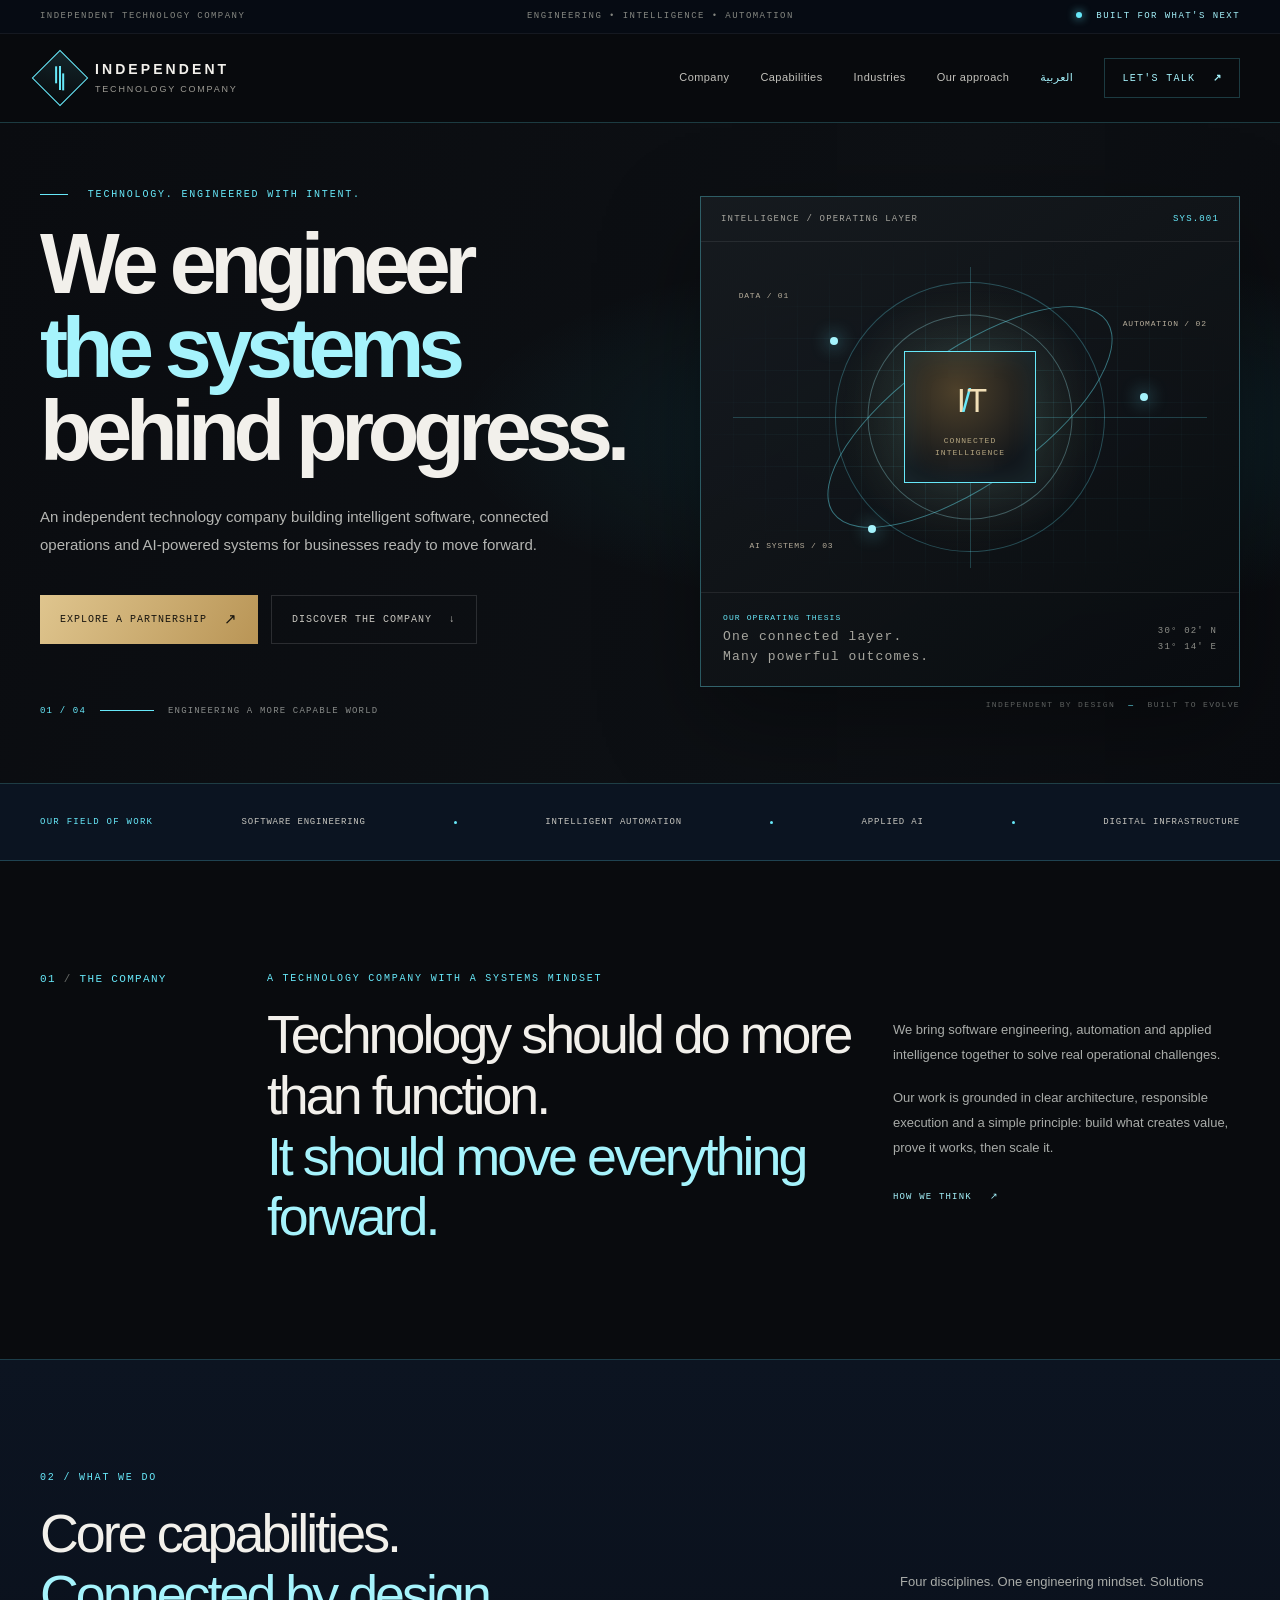
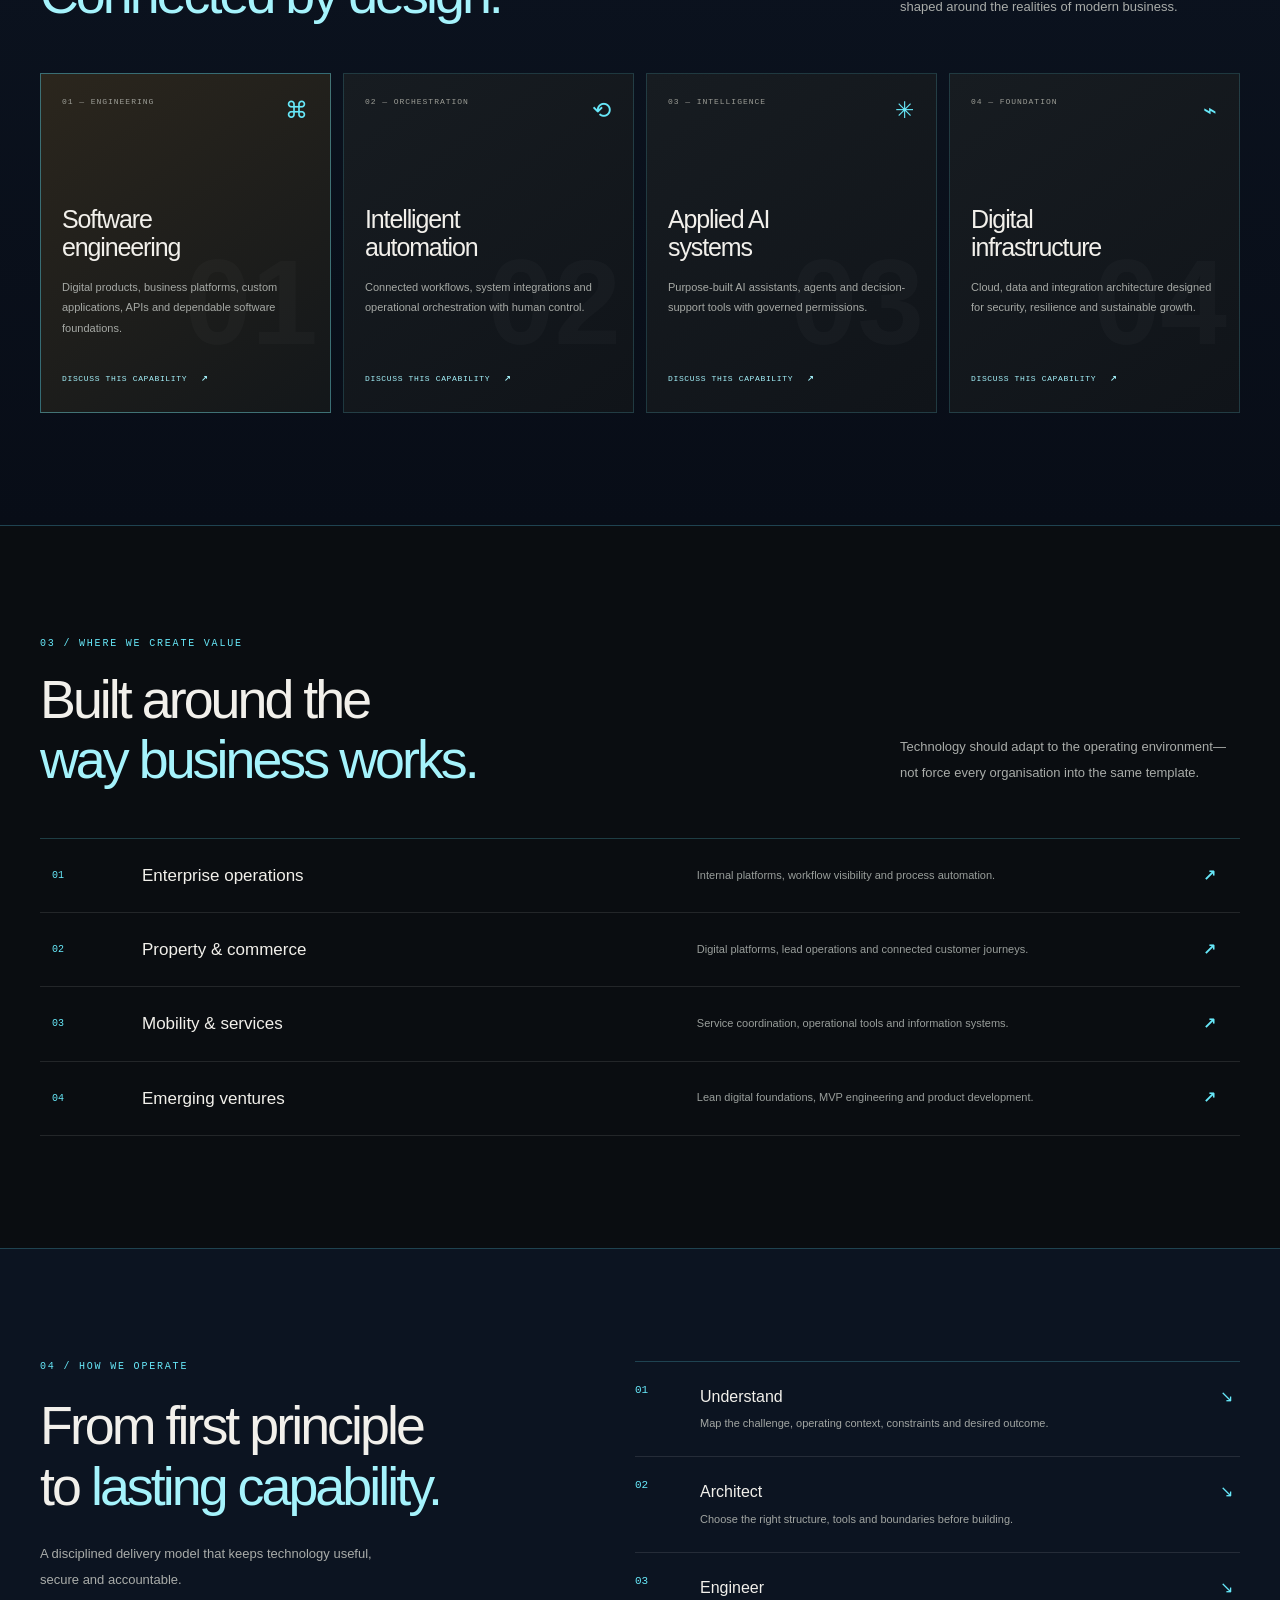
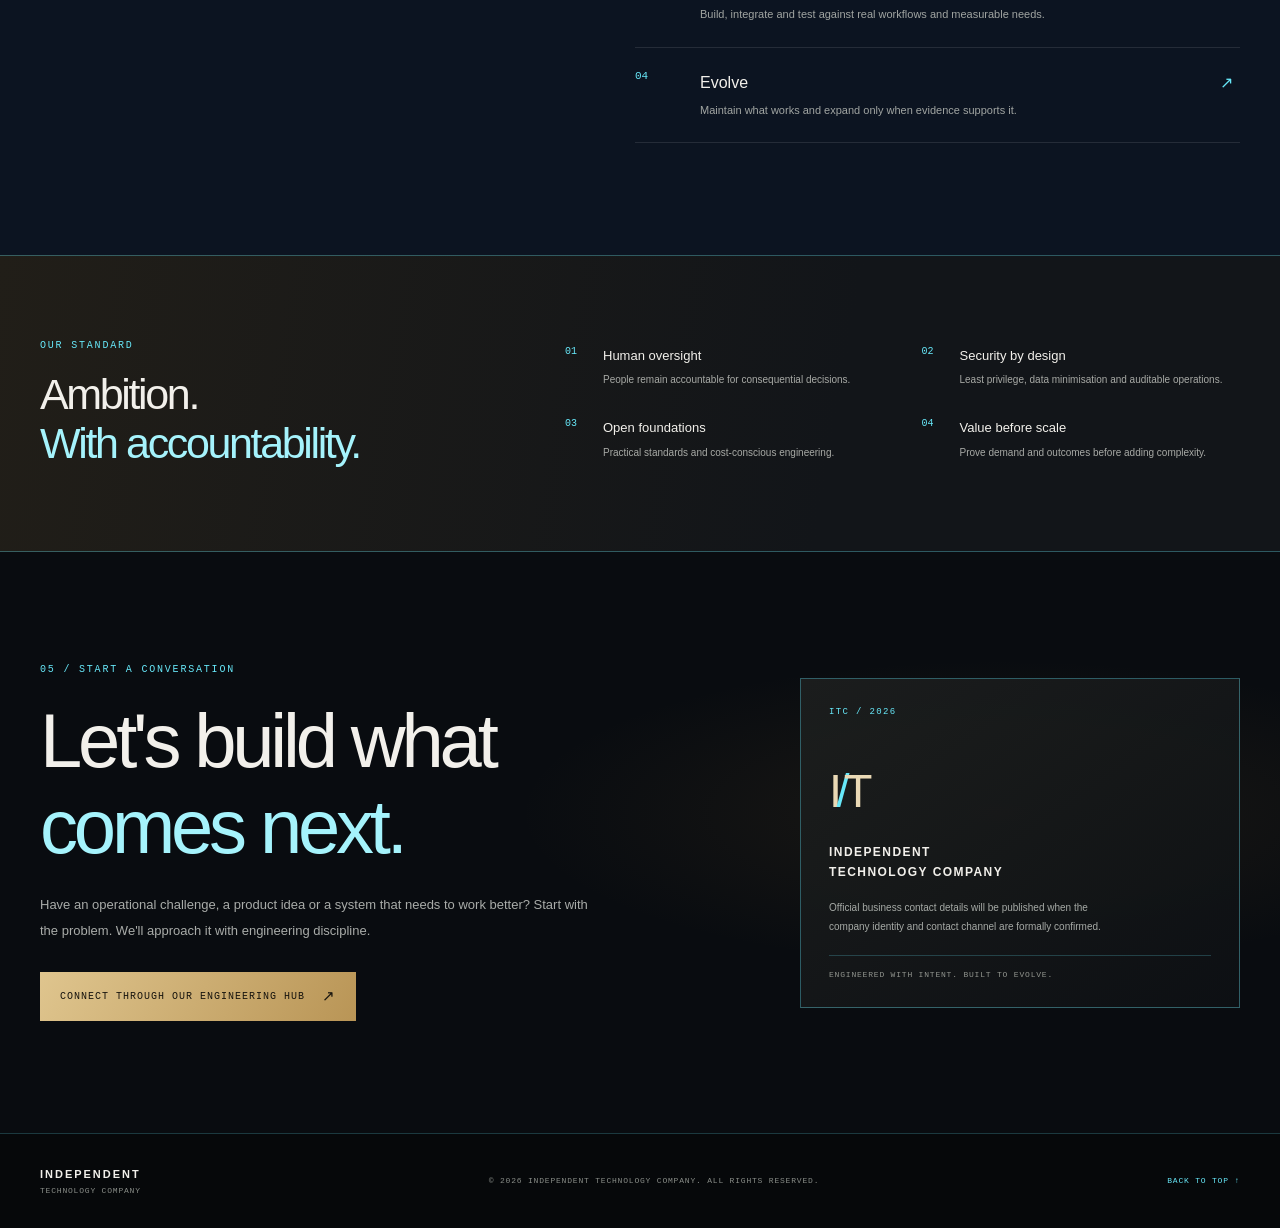
<file: web/index.html>
<!doctype html>
<html lang="en" dir="ltr">
<head>
<meta charset="utf-8"><meta name="viewport" content="width=device-width, initial-scale=1">
<meta name="description" content="An independent technology company engineering intelligent software, automation and digital operating systems.">
<meta name="theme-color" content="#080d17">
<link rel="canonical" href="https://autonomous-tech-company.pages.dev/">
<link rel="alternate" hreflang="en" href="https://autonomous-tech-company.pages.dev/"><link rel="alternate" hreflang="ar" href="https://autonomous-tech-company.pages.dev/ar/"><link rel="alternate" hreflang="x-default" href="https://autonomous-tech-company.pages.dev/">
<meta property="og:type" content="website"><meta property="og:title" content="Independent Technology Company"><meta property="og:description" content="Engineering intelligent software, automation and digital operating systems."><meta property="og:url" content="https://autonomous-tech-company.pages.dev/"><meta name="twitter:card" content="summary_large_image">
<title>Independent Technology Company | Engineering Intelligent Systems</title><link rel="icon" href="favicon.svg" type="image/svg+xml"><link rel="stylesheet" href="styles.css">
</head>
<body>
<div class="topline"><div class="container topline-inner"><span>INDEPENDENT TECHNOLOGY COMPANY</span><span>ENGINEERING • INTELLIGENCE • AUTOMATION</span><span class="topline-status"><i></i> BUILT FOR WHAT'S NEXT</span></div></div>
<header class="site-header"><div class="container header-inner">
<a class="identity" href="#home" aria-label="Company home"><span class="identity-mark"><i></i><i></i><i></i></span><span class="identity-copy"><strong>INDEPENDENT</strong><small>TECHNOLOGY COMPANY</small></span></a>
<button class="menu-toggle" aria-label="Open navigation" aria-expanded="false" aria-controls="primary-nav"><span></span><span></span></button>
<nav id="primary-nav" class="primary-nav"><a href="#company">Company</a><a href="#capabilities">Capabilities</a><a href="#industries">Industries</a><a href="#approach">Our approach</a><a class="language-switch" href="ar/">العربية</a><a class="nav-contact" href="#contact">LET'S TALK <b>↗</b></a></nav>
</div></header>
<main id="home">
<section class="hero"><div class="container hero-layout">
<div class="hero-copy"><div class="eyebrow"><span class="eyebrow-line"></span> TECHNOLOGY. ENGINEERED WITH INTENT.</div>
<h1>We engineer<br><em>the systems</em><br>behind progress.</h1>
<p class="hero-lead">An independent technology company building intelligent software, connected operations and AI-powered systems for businesses ready to move forward.</p>
<div class="hero-actions"><a class="button button-gold" href="#contact">EXPLORE A PARTNERSHIP <span>↗</span></a><a class="button button-quiet" href="#company">DISCOVER THE COMPANY <span>↓</span></a></div>
<div class="hero-foot"><span>01 / 04</span><span class="hero-foot-line"></span><span>ENGINEERING A MORE CAPABLE WORLD</span></div></div>
<div class="hero-stage"><div class="stage-frame"><div class="stage-top"><span>INTELLIGENCE / OPERATING LAYER</span><span>SYS.001</span></div>
<div class="stage-art"><div class="art-grid"></div><div class="art-axis axis-x"></div><div class="art-axis axis-y"></div><div class="art-orbit orbit-one"></div><div class="art-orbit orbit-two"></div><div class="art-orbit orbit-three"></div><div class="art-core"><div class="core-insignia">I<span>/</span>T</div><small>CONNECTED<br>INTELLIGENCE</small></div><div class="art-point point-one"></div><div class="art-point point-two"></div><div class="art-point point-three"></div><div class="art-label label-one">DATA / 01</div><div class="art-label label-two">AUTOMATION / 02</div><div class="art-label label-three">AI SYSTEMS / 03</div></div>
<div class="stage-bottom"><div><small>OUR OPERATING THESIS</small><strong>One connected layer.<br>Many powerful outcomes.</strong></div><span class="stage-coordinate">30° 02' N<br>31° 14' E</span></div></div><div class="stage-index">INDEPENDENT BY DESIGN <b>—</b> BUILT TO EVOLVE</div></div>
</div></section>
<div class="trust-band"><div class="container trust-inner"><span>OUR FIELD OF WORK</span><b>SOFTWARE ENGINEERING</b><i></i><b>INTELLIGENT AUTOMATION</b><i></i><b>APPLIED AI</b><i></i><b>DIGITAL INFRASTRUCTURE</b></div></div>
<section class="company-section section-space" id="company"><div class="container company-grid"><div class="section-index">01 <span>/</span> THE COMPANY</div><div class="company-statement"><p class="eyebrow">A TECHNOLOGY COMPANY WITH A SYSTEMS MINDSET</p><h2>Technology should do more than function.<br><em>It should move everything forward.</em></h2></div><div class="company-copy"><p>We bring software engineering, automation and applied intelligence together to solve real operational challenges.</p><p>Our work is grounded in clear architecture, responsible execution and a simple principle: build what creates value, prove it works, then scale it.</p><a class="inline-link" href="#approach">HOW WE THINK <span>↗</span></a></div></div></section>
<section class="capabilities-section section-space" id="capabilities"><div class="container"><div class="section-head"><div><p class="eyebrow">02 / WHAT WE DO</p><h2>Core capabilities.<br><em>Connected by design.</em></h2></div><p>Four disciplines. One engineering mindset. Solutions shaped around the realities of modern business.</p></div>
<div class="capability-grid">
<article class="cap-card cap-main"><div class="cap-card-top"><span>01 — ENGINEERING</span><span class="cap-symbol">⌘</span></div><div class="cap-card-body"><h3>Software<br>engineering</h3><p>Digital products, business platforms, custom applications, APIs and dependable software foundations.</p><a href="#contact">DISCUSS THIS CAPABILITY <b>↗</b></a></div><div class="cap-watermark">01</div></article>
<article class="cap-card"><div class="cap-card-top"><span>02 — ORCHESTRATION</span><span class="cap-symbol">⟲</span></div><div class="cap-card-body"><h3>Intelligent<br>automation</h3><p>Connected workflows, system integrations and operational orchestration with human control.</p><a href="#contact">DISCUSS THIS CAPABILITY <b>↗</b></a></div><div class="cap-watermark">02</div></article>
<article class="cap-card"><div class="cap-card-top"><span>03 — INTELLIGENCE</span><span class="cap-symbol">✳</span></div><div class="cap-card-body"><h3>Applied AI<br>systems</h3><p>Purpose-built AI assistants, agents and decision-support tools with governed permissions.</p><a href="#contact">DISCUSS THIS CAPABILITY <b>↗</b></a></div><div class="cap-watermark">03</div></article>
<article class="cap-card"><div class="cap-card-top"><span>04 — FOUNDATION</span><span class="cap-symbol">⌁</span></div><div class="cap-card-body"><h3>Digital<br>infrastructure</h3><p>Cloud, data and integration architecture designed for security, resilience and sustainable growth.</p><a href="#contact">DISCUSS THIS CAPABILITY <b>↗</b></a></div><div class="cap-watermark">04</div></article>
</div></div></section>
<section class="industries-section section-space" id="industries"><div class="container"><div class="section-head"><div><p class="eyebrow">03 / WHERE WE CREATE VALUE</p><h2>Built around the<br><em>way business works.</em></h2></div><p>Technology should adapt to the operating environment—not force every organisation into the same template.</p></div>
<div class="industry-list"><div><span>01</span><strong>Enterprise operations</strong><p>Internal platforms, workflow visibility and process automation.</p><b>↗</b></div><div><span>02</span><strong>Property & commerce</strong><p>Digital platforms, lead operations and connected customer journeys.</p><b>↗</b></div><div><span>03</span><strong>Mobility & services</strong><p>Service coordination, operational tools and information systems.</p><b>↗</b></div><div><span>04</span><strong>Emerging ventures</strong><p>Lean digital foundations, MVP engineering and product development.</p><b>↗</b></div></div></div></section>
<section class="approach-section section-space" id="approach"><div class="container approach-layout"><div><p class="eyebrow">04 / HOW WE OPERATE</p><h2>From first principle<br>to <em>lasting capability.</em></h2><p class="approach-intro">A disciplined delivery model that keeps technology useful, secure and accountable.</p></div><div class="approach-steps"><article><span>01</span><div><h3>Understand</h3><p>Map the challenge, operating context, constraints and desired outcome.</p></div><b>↘</b></article><article><span>02</span><div><h3>Architect</h3><p>Choose the right structure, tools and boundaries before building.</p></div><b>↘</b></article><article><span>03</span><div><h3>Engineer</h3><p>Build, integrate and test against real workflows and measurable needs.</p></div><b>↘</b></article><article><span>04</span><div><h3>Evolve</h3><p>Maintain what works and expand only when evidence supports it.</p></div><b>↗</b></article></div></div></section>
<section class="principles-band"><div class="container principles-inner"><div><p class="eyebrow">OUR STANDARD</p><h2>Ambition.<br><em>With accountability.</em></h2></div><div class="principles-grid"><div><b>01</b><strong>Human oversight</strong><p>People remain accountable for consequential decisions.</p></div><div><b>02</b><strong>Security by design</strong><p>Least privilege, data minimisation and auditable operations.</p></div><div><b>03</b><strong>Open foundations</strong><p>Practical standards and cost-conscious engineering.</p></div><div><b>04</b><strong>Value before scale</strong><p>Prove demand and outcomes before adding complexity.</p></div></div></div></section>
<section class="contact-section" id="contact"><div class="container contact-layout"><div><p class="eyebrow">05 / START A CONVERSATION</p><h2>Let's build what<br><em>comes next.</em></h2><p class="contact-lead">Have an operational challenge, a product idea or a system that needs to work better? Start with the problem. We'll approach it with engineering discipline.</p><a class="button button-gold" href="https://github.com/royalegyptgroup0-dotcom/autonomous-tech-company" target="_blank" rel="noopener noreferrer">CONNECT THROUGH OUR ENGINEERING HUB <span>↗</span></a></div><aside class="contact-aside"><span class="aside-number">ITC / 2026</span><div class="aside-emblem">I<span>/</span>T</div><strong>INDEPENDENT<br>TECHNOLOGY COMPANY</strong><p>Official business contact details will be published when the company identity and contact channel are formally confirmed.</p><span class="aside-rule"></span><small>ENGINEERED WITH INTENT. BUILT TO EVOLVE.</small></aside></div></section>
</main>
<footer class="site-footer"><div class="container footer-inner"><a class="footer-brand" href="#home"><b>INDEPENDENT</b><span>TECHNOLOGY COMPANY</span></a><span>© 2026 INDEPENDENT TECHNOLOGY COMPANY. ALL RIGHTS RESERVED.</span><a href="#home">BACK TO TOP ↑</a></div></footer>
<script src="app.js" defer></script></body></html>
</file>
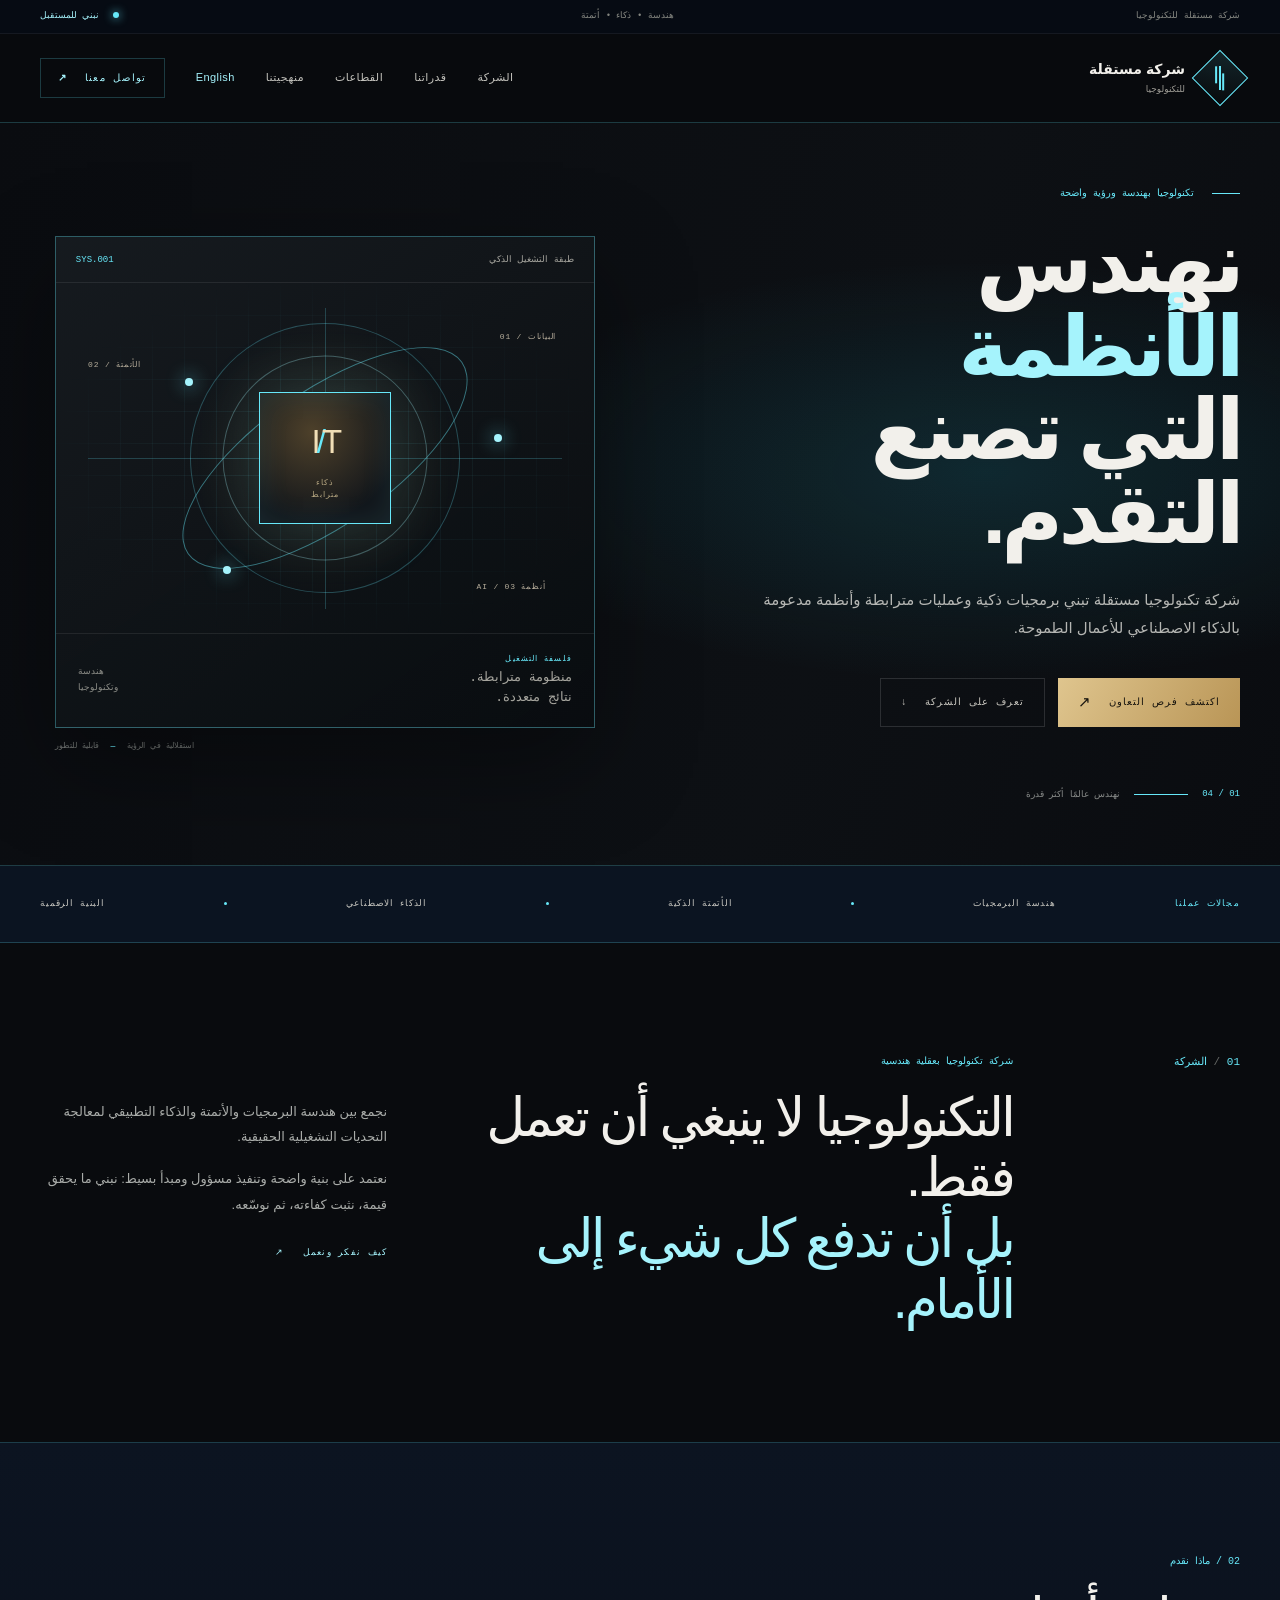
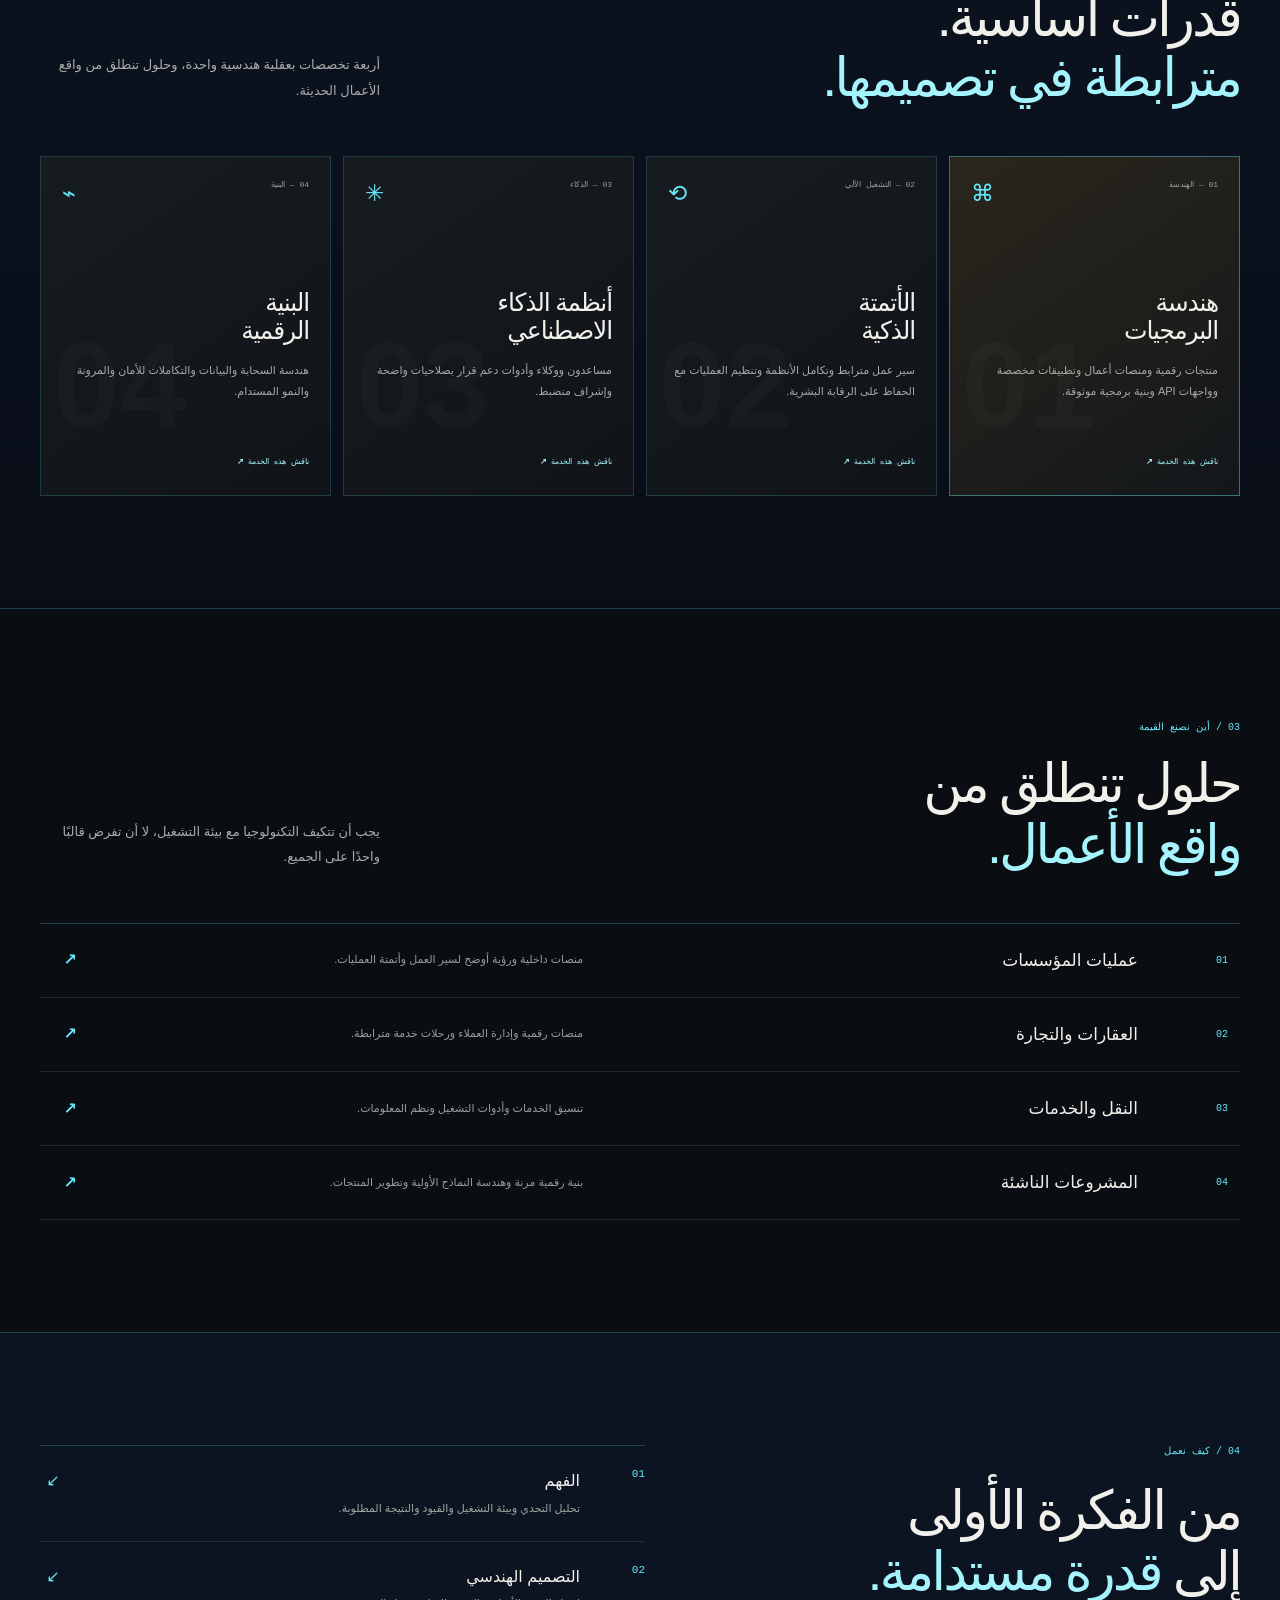
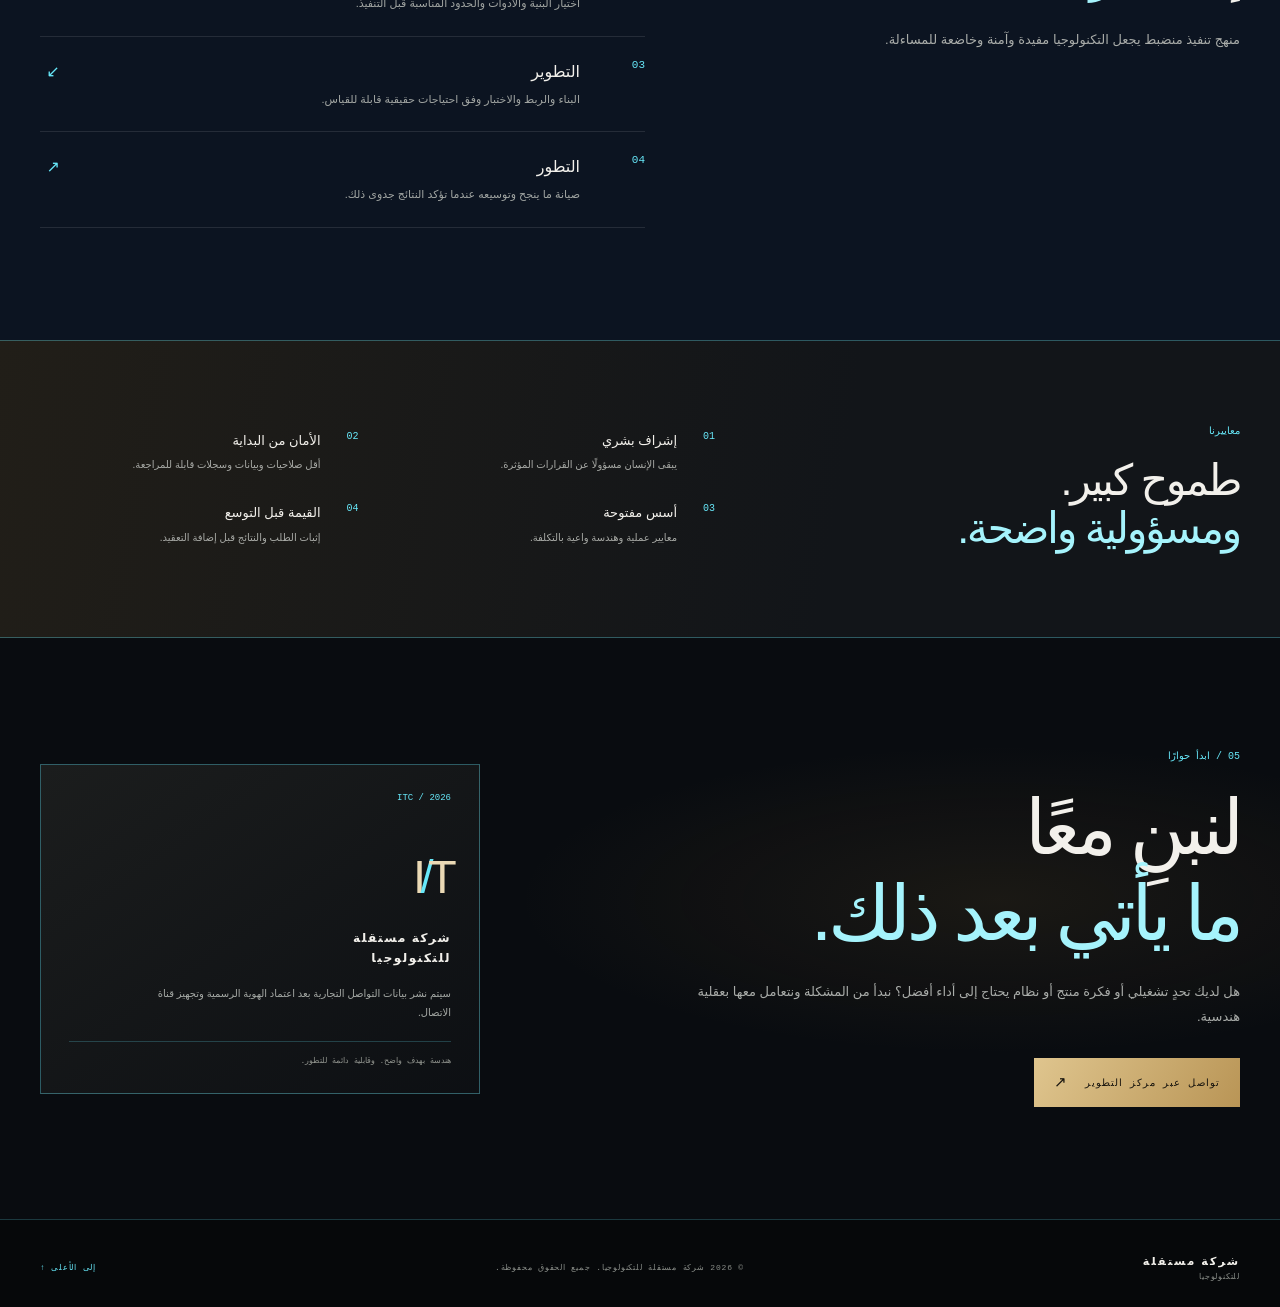
<file: web/ar/index.html>
<!doctype html>
<html lang="ar" dir="rtl"><head><meta charset="utf-8"><meta name="viewport" content="width=device-width, initial-scale=1">
<meta name="description" content="شركة تكنولوجيا مستقلة تعمل على هندسة البرمجيات الذكية والأتمتة والأنظمة الرقمية."><meta name="theme-color" content="#080d17">
<link rel="canonical" href="https://autonomous-tech-company.pages.dev/ar/"><link rel="alternate" hreflang="en" href="https://autonomous-tech-company.pages.dev/"><link rel="alternate" hreflang="ar" href="https://autonomous-tech-company.pages.dev/ar/"><link rel="alternate" hreflang="x-default" href="https://autonomous-tech-company.pages.dev/">
<meta property="og:type" content="website"><meta property="og:title" content="شركة مستقلة للتكنولوجيا"><meta property="og:description" content="هندسة البرمجيات الذكية والأتمتة والأنظمة الرقمية."><meta property="og:url" content="https://autonomous-tech-company.pages.dev/ar/"><meta name="twitter:card" content="summary_large_image">
<title>شركة مستقلة للتكنولوجيا | هندسة الأنظمة الذكية</title><link rel="icon" href="../favicon.svg" type="image/svg+xml"><link rel="stylesheet" href="../styles.css"><link rel="stylesheet" href="ar.css"></head>
<body><div class="topline"><div class="container topline-inner"><span>شركة مستقلة للتكنولوجيا</span><span>هندسة • ذكاء • أتمتة</span><span class="topline-status"><i></i> نبني للمستقبل</span></div></div>
<header class="site-header"><div class="container header-inner"><a class="identity" href="#home" aria-label="الرئيسية"><span class="identity-mark"><i></i><i></i><i></i></span><span class="identity-copy"><strong>شركة مستقلة</strong><small>للتكنولوجيا</small></span></a><button class="menu-toggle" aria-label="فتح القائمة" aria-expanded="false" aria-controls="primary-nav"><span></span><span></span></button><nav id="primary-nav" class="primary-nav"><a href="#company">الشركة</a><a href="#capabilities">قدراتنا</a><a href="#industries">القطاعات</a><a href="#approach">منهجيتنا</a><a class="language-switch" href="../">English</a><a class="nav-contact" href="#contact">تواصل معنا <b>↗</b></a></nav></div></header>
<main id="home"><section class="hero"><div class="container hero-layout"><div class="hero-copy"><div class="eyebrow"><span class="eyebrow-line"></span> تكنولوجيا بهندسة ورؤية واضحة</div><h1>نهندس<br><em>الأنظمة</em><br>التي تصنع التقدم.</h1><p class="hero-lead">شركة تكنولوجيا مستقلة تبني برمجيات ذكية وعمليات مترابطة وأنظمة مدعومة بالذكاء الاصطناعي للأعمال الطموحة.</p><div class="hero-actions"><a class="button button-gold" href="#contact">اكتشف فرص التعاون <span>↗</span></a><a class="button button-quiet" href="#company">تعرف على الشركة <span>↓</span></a></div><div class="hero-foot"><span>01 / 04</span><span class="hero-foot-line"></span><span>نهندس عالمًا أكثر قدرة</span></div></div>
<div class="hero-stage"><div class="stage-frame"><div class="stage-top"><span>طبقة التشغيل الذكي</span><span>SYS.001</span></div><div class="stage-art"><div class="art-grid"></div><div class="art-axis axis-x"></div><div class="art-axis axis-y"></div><div class="art-orbit orbit-one"></div><div class="art-orbit orbit-two"></div><div class="art-orbit orbit-three"></div><div class="art-core"><div class="core-insignia">I<span>/</span>T</div><small>ذكاء<br>مترابط</small></div><div class="art-point point-one"></div><div class="art-point point-two"></div><div class="art-point point-three"></div><div class="art-label label-one">البيانات / 01</div><div class="art-label label-two">الأتمتة / 02</div><div class="art-label label-three">أنظمة AI / 03</div></div><div class="stage-bottom"><div><small>فلسفة التشغيل</small><strong>منظومة مترابطة.<br>نتائج متعددة.</strong></div><span class="stage-coordinate">هندسة<br>وتكنولوجيا</span></div></div><div class="stage-index">استقلالية في الرؤية <b>—</b> قابلية للتطور</div></div></div></section>
<div class="trust-band"><div class="container trust-inner"><span>مجالات عملنا</span><b>هندسة البرمجيات</b><i></i><b>الأتمتة الذكية</b><i></i><b>الذكاء الاصطناعي</b><i></i><b>البنية الرقمية</b></div></div>
<section class="company-section section-space" id="company"><div class="container company-grid"><div class="section-index">01 <span>/</span> الشركة</div><div class="company-statement"><p class="eyebrow">شركة تكنولوجيا بعقلية هندسية</p><h2>التكنولوجيا لا ينبغي أن تعمل فقط.<br><em>بل أن تدفع كل شيء إلى الأمام.</em></h2></div><div class="company-copy"><p>نجمع بين هندسة البرمجيات والأتمتة والذكاء التطبيقي لمعالجة التحديات التشغيلية الحقيقية.</p><p>نعتمد على بنية واضحة وتنفيذ مسؤول ومبدأ بسيط: نبني ما يحقق قيمة، نثبت كفاءته، ثم نوسّعه.</p><a class="inline-link" href="#approach">كيف نفكر ونعمل <span>↗</span></a></div></div></section>
<section class="capabilities-section section-space" id="capabilities"><div class="container"><div class="section-head"><div><p class="eyebrow">02 / ماذا نقدم</p><h2>قدرات أساسية.<br><em>مترابطة في تصميمها.</em></h2></div><p>أربعة تخصصات بعقلية هندسية واحدة، وحلول تنطلق من واقع الأعمال الحديثة.</p></div><div class="capability-grid">
<article class="cap-card cap-main"><div class="cap-card-top"><span>01 — الهندسة</span><span class="cap-symbol">⌘</span></div><div class="cap-card-body"><h3>هندسة<br>البرمجيات</h3><p>منتجات رقمية ومنصات أعمال وتطبيقات مخصصة وواجهات API وبنية برمجية موثوقة.</p><a href="#contact">ناقش هذه الخدمة <b>↗</b></a></div><div class="cap-watermark">01</div></article>
<article class="cap-card"><div class="cap-card-top"><span>02 — التشغيل الآلي</span><span class="cap-symbol">⟲</span></div><div class="cap-card-body"><h3>الأتمتة<br>الذكية</h3><p>سير عمل مترابط وتكامل الأنظمة وتنظيم العمليات مع الحفاظ على الرقابة البشرية.</p><a href="#contact">ناقش هذه الخدمة <b>↗</b></a></div><div class="cap-watermark">02</div></article>
<article class="cap-card"><div class="cap-card-top"><span>03 — الذكاء</span><span class="cap-symbol">✳</span></div><div class="cap-card-body"><h3>أنظمة الذكاء<br>الاصطناعي</h3><p>مساعدون ووكلاء وأدوات دعم قرار بصلاحيات واضحة وإشراف منضبط.</p><a href="#contact">ناقش هذه الخدمة <b>↗</b></a></div><div class="cap-watermark">03</div></article>
<article class="cap-card"><div class="cap-card-top"><span>04 — البنية</span><span class="cap-symbol">⌁</span></div><div class="cap-card-body"><h3>البنية<br>الرقمية</h3><p>هندسة السحابة والبيانات والتكاملات للأمان والمرونة والنمو المستدام.</p><a href="#contact">ناقش هذه الخدمة <b>↗</b></a></div><div class="cap-watermark">04</div></article>
</div></div></section>
<section class="industries-section section-space" id="industries"><div class="container"><div class="section-head"><div><p class="eyebrow">03 / أين نصنع القيمة</p><h2>حلول تنطلق من<br><em>واقع الأعمال.</em></h2></div><p>يجب أن تتكيف التكنولوجيا مع بيئة التشغيل، لا أن تفرض قالبًا واحدًا على الجميع.</p></div><div class="industry-list"><div><span>01</span><strong>عمليات المؤسسات</strong><p>منصات داخلية ورؤية أوضح لسير العمل وأتمتة العمليات.</p><b>↗</b></div><div><span>02</span><strong>العقارات والتجارة</strong><p>منصات رقمية وإدارة العملاء ورحلات خدمة مترابطة.</p><b>↗</b></div><div><span>03</span><strong>النقل والخدمات</strong><p>تنسيق الخدمات وأدوات التشغيل ونظم المعلومات.</p><b>↗</b></div><div><span>04</span><strong>المشروعات الناشئة</strong><p>بنية رقمية مرنة وهندسة النماذج الأولية وتطوير المنتجات.</p><b>↗</b></div></div></div></section>
<section class="approach-section section-space" id="approach"><div class="container approach-layout"><div><p class="eyebrow">04 / كيف نعمل</p><h2>من الفكرة الأولى<br>إلى <em>قدرة مستدامة.</em></h2><p class="approach-intro">منهج تنفيذ منضبط يجعل التكنولوجيا مفيدة وآمنة وخاضعة للمساءلة.</p></div><div class="approach-steps"><article><span>01</span><div><h3>الفهم</h3><p>تحليل التحدي وبيئة التشغيل والقيود والنتيجة المطلوبة.</p></div><b>↙</b></article><article><span>02</span><div><h3>التصميم الهندسي</h3><p>اختيار البنية والأدوات والحدود المناسبة قبل التنفيذ.</p></div><b>↙</b></article><article><span>03</span><div><h3>التطوير</h3><p>البناء والربط والاختبار وفق احتياجات حقيقية قابلة للقياس.</p></div><b>↙</b></article><article><span>04</span><div><h3>التطور</h3><p>صيانة ما ينجح وتوسيعه عندما تؤكد النتائج جدوى ذلك.</p></div><b>↗</b></article></div></div></section>
<section class="principles-band"><div class="container principles-inner"><div><p class="eyebrow">معاييرنا</p><h2>طموح كبير.<br><em>ومسؤولية واضحة.</em></h2></div><div class="principles-grid"><div><b>01</b><strong>إشراف بشري</strong><p>يبقى الإنسان مسؤولًا عن القرارات المؤثرة.</p></div><div><b>02</b><strong>الأمان من البداية</strong><p>أقل صلاحيات وبيانات وسجلات قابلة للمراجعة.</p></div><div><b>03</b><strong>أسس مفتوحة</strong><p>معايير عملية وهندسة واعية بالتكلفة.</p></div><div><b>04</b><strong>القيمة قبل التوسع</strong><p>إثبات الطلب والنتائج قبل إضافة التعقيد.</p></div></div></div></section>
<section class="contact-section" id="contact"><div class="container contact-layout"><div><p class="eyebrow">05 / ابدأ حوارًا</p><h2>لنبنِ معًا<br><em>ما يأتي بعد ذلك.</em></h2><p class="contact-lead">هل لديك تحدٍ تشغيلي أو فكرة منتج أو نظام يحتاج إلى أداء أفضل؟ نبدأ من المشكلة ونتعامل معها بعقلية هندسية.</p><a class="button button-gold" href="https://github.com/royalegyptgroup0-dotcom/autonomous-tech-company" target="_blank" rel="noopener noreferrer">تواصل عبر مركز التطوير <span>↗</span></a></div><aside class="contact-aside"><span class="aside-number">ITC / 2026</span><div class="aside-emblem">I<span>/</span>T</div><strong>شركة مستقلة<br>للتكنولوجيا</strong><p>سيتم نشر بيانات التواصل التجارية بعد اعتماد الهوية الرسمية وتجهيز قناة الاتصال.</p><span class="aside-rule"></span><small>هندسة بهدف واضح. وقابلية دائمة للتطور.</small></aside></div></section></main>
<footer class="site-footer"><div class="container footer-inner"><a class="footer-brand" href="#home"><b>شركة مستقلة</b><span>للتكنولوجيا</span></a><span>© 2026 شركة مستقلة للتكنولوجيا. جميع الحقوق محفوظة.</span><a href="#home">إلى الأعلى ↑</a></div></footer><script src="../app.js" defer></script></body></html>
</file>
<file: web/styles.css>
:root{--bg:#090b0e;--panel:#101419;--panel2:#151a20;--gold:#67e8f9;--gold2:#a5f3fc;--white:#f2f0eb;--muted:#a2a5a5;--line:rgba(103,232,249,.22);--container:1200px}
*{box-sizing:border-box}html{scroll-behavior:smooth;scroll-padding-top:100px}body{margin:0;background:var(--bg);color:var(--white);font-family:Inter,Arial,system-ui,sans-serif;line-height:1.6}a{color:inherit;text-decoration:none}.container{width:min(var(--container),calc(100% - 64px));margin-inline:auto}.topline{height:34px;background:#060b13;border-bottom:1px solid rgba(255,255,255,.06);font:9px/1.2 ui-monospace,monospace;letter-spacing:.16em;color:#858781}.topline-inner{height:100%;display:flex;align-items:center;justify-content:space-between}.topline-status{color:var(--gold2)}.topline-status i{display:inline-block;width:6px;height:6px;border-radius:50%;background:var(--gold);margin-right:8px;box-shadow:0 0 10px var(--gold)}
.site-header{position:sticky;top:0;z-index:20;background:rgba(9,11,14,.94);backdrop-filter:blur(18px);border-bottom:1px solid var(--line)}.header-inner{height:88px;display:flex;align-items:center;justify-content:space-between}.identity{display:flex;align-items:center;gap:15px}.identity-mark{height:40px;width:40px;border:1px solid var(--gold);display:flex;align-items:center;justify-content:center;gap:3px;transform:rotate(45deg);background:linear-gradient(145deg,rgba(103,232,249,.12),transparent)}.identity-mark i{height:17px;width:2px;background:var(--gold);display:block;transform:rotate(-45deg)}.identity-mark i:nth-child(2){height:24px}.identity-copy{display:flex;flex-direction:column;line-height:1.25}.identity-copy strong{font-size:14px;letter-spacing:.22em}.identity-copy small{font-size:9px;letter-spacing:.2em;color:#9d9b94;margin-top:5px}.primary-nav{display:flex;align-items:center;gap:31px}.primary-nav>a{font-size:11px;color:#c3c2bc;letter-spacing:.04em;transition:color .2s}.primary-nav>a:hover{color:var(--gold2)}.primary-nav .language-switch{color:var(--gold2)}.primary-nav .nav-contact{border:1px solid var(--line);padding:13px 17px;color:var(--gold2);font:10px ui-monospace,monospace;letter-spacing:.13em}.nav-contact b{margin-left:10px}.menu-toggle{display:none}
.hero{position:relative;overflow:hidden;border-bottom:1px solid var(--line);background:radial-gradient(ellipse at 77% 47%,rgba(34,211,238,.13),transparent 38%),linear-gradient(110deg,#0a0c10,#0d1014 65%,#0a0c10)}.hero-layout{min-height:660px;display:grid;grid-template-columns:1.03fr .97fr;align-items:center;gap:56px;padding-top:64px;padding-bottom:65px}.hero-copy{position:relative;z-index:2}.eyebrow{margin:0 0 23px;color:var(--gold);font:10px ui-monospace,monospace;letter-spacing:.18em;text-transform:uppercase}.eyebrow-line{display:inline-block;width:28px;height:1px;background:var(--gold);vertical-align:middle;margin-right:12px}.hero h1{font-size:clamp(58px,6.6vw,91px);line-height:.99;letter-spacing:-.075em;font-weight:560;margin:0 0 29px}.hero h1 em,.section-head h2 em,.company-statement h2 em,.approach-layout h2 em,.principles-inner h2 em,.contact-layout h2 em{font-style:normal;color:var(--gold2)}.hero-lead{max-width:520px;color:#b5b6b3;font-size:15px;line-height:1.9;margin:0}.hero-actions{display:flex;align-items:center;gap:13px;margin-top:35px}.button{display:inline-flex;align-items:center;justify-content:center;gap:17px;min-height:49px;padding:0 20px;font:10px ui-monospace,monospace;letter-spacing:.1em;transition:transform .2s,background .2s}.button:hover{transform:translateY(-2px)}.button-gold{background:linear-gradient(120deg,#dfc58e,#b99556);color:#17140e}.button-gold span{font-size:15px}.button-quiet{border:1px solid rgba(255,255,255,.13);color:#c7c5be}.hero-foot{display:flex;align-items:center;gap:14px;margin-top:62px;color:#888b89;font:9px ui-monospace,monospace;letter-spacing:.13em}.hero-foot>span:first-child{color:var(--gold)}.hero-foot-line{height:1px;width:54px;background:var(--gold)}
.hero-stage{max-width:540px;width:100%;justify-self:end}.stage-frame{border:1px solid rgba(103,232,249,.35);background:linear-gradient(145deg,rgba(22,27,32,.94),rgba(9,12,15,.97));box-shadow:0 35px 90px rgba(0,0,0,.35);position:relative}.stage-top,.stage-bottom{display:flex;justify-content:space-between;align-items:center;padding:17px 20px;color:#a6a59e;font:9px ui-monospace,monospace;letter-spacing:.13em}.stage-top{border-bottom:1px solid rgba(255,255,255,.08)}.stage-top span:last-child{color:var(--gold)}.stage-art{height:350px;position:relative;overflow:hidden;background:radial-gradient(circle at 50% 50%,rgba(172,132,68,.16),transparent 42%)}.art-grid{position:absolute;inset:0;background-image:linear-gradient(rgba(103,232,249,.08) 1px,transparent 1px),linear-gradient(90deg,rgba(103,232,249,.08) 1px,transparent 1px);background-size:32px 32px;mask-image:radial-gradient(ellipse,#000 20%,transparent 75%)}.art-axis{position:absolute;background:rgba(103,232,249,.22)}.axis-x{height:1px;left:6%;right:6%;top:50%}.axis-y{width:1px;top:7%;bottom:7%;left:50%}.art-orbit{position:absolute;border:1px solid rgba(103,232,249,.27);border-radius:50%;left:50%;top:50%;transform:translate(-50%,-50%) rotate(-28deg)}.orbit-one{width:270px;height:270px}.orbit-two{width:205px;height:205px;transform:translate(-50%,-50%) rotate(54deg);border-color:rgba(165,243,252,.3)}.orbit-three{width:335px;height:135px;transform:translate(-50%,-50%) rotate(-35deg);border-color:rgba(103,232,249,.45)}.art-core{position:absolute;left:50%;top:50%;transform:translate(-50%,-50%);height:132px;width:132px;border:1px solid var(--gold);background:radial-gradient(circle at 40% 30%,#4d402a,#11151a 75%);display:flex;flex-direction:column;align-items:center;justify-content:center;box-shadow:0 0 65px rgba(103,232,249,.15),inset 0 0 30px rgba(103,232,249,.1)}.core-insignia{font-size:33px;letter-spacing:-.12em;color:#f1dfb7;font-weight:300}.core-insignia span{color:var(--gold)}.art-core small{text-align:center;font:8px/1.5 ui-monospace,monospace;letter-spacing:.13em;color:#b5a681;margin-top:8px}.art-point{position:absolute;width:8px;height:8px;background:var(--gold2);border-radius:50%;box-shadow:0 0 18px var(--gold)}.point-one{left:24%;top:27%}.point-two{right:17%;top:43%}.point-three{left:31%;bottom:17%}.art-label{position:absolute;font:8px ui-monospace,monospace;letter-spacing:.1em;color:#b6ad9b}.label-one{left:7%;top:14%}.label-two{right:6%;top:22%}.label-three{left:9%;bottom:12%}.stage-bottom{border-top:1px solid rgba(255,255,255,.08);padding:20px 22px}.stage-bottom div{display:flex;flex-direction:column;gap:5px}.stage-bottom small{font:8px ui-monospace,monospace;color:var(--gold);letter-spacing:.14em}.stage-bottom strong{font-size:13px;line-height:1.5;font-weight:500}.stage-coordinate{font:9px/1.7 ui-monospace,monospace;color:#8d8e88;text-align:right}.stage-index{text-align:right;color:#777b79;font:8px ui-monospace,monospace;letter-spacing:.17em;margin-top:13px}.stage-index b{color:var(--gold);padding:0 7px}
.trust-band{background:#0b1421;border-bottom:1px solid var(--line)}.trust-inner{min-height:76px;display:flex;align-items:center;justify-content:space-between;gap:20px}.trust-inner>span{color:var(--gold);font:9px ui-monospace,monospace;letter-spacing:.14em}.trust-inner b{font:9px ui-monospace,monospace;letter-spacing:.09em;color:#c6c5bf;font-weight:500}.trust-inner i{height:3px;width:3px;background:var(--gold);border-radius:50%}
.section-space{padding:112px 0}.company-grid{display:grid;grid-template-columns:.55fr 1.7fr 1fr;gap:36px}.section-index{color:var(--gold);font:11px ui-monospace,monospace;letter-spacing:.12em}.section-index span{color:#676a67}.company-statement .eyebrow{margin-bottom:20px}.company-statement h2,.section-head h2,.approach-layout h2,.principles-inner h2,.contact-layout h2{font-size:clamp(37px,4.2vw,57px);line-height:1.13;letter-spacing:-.055em;font-weight:520;margin:0}.company-copy{padding-top:44px}.company-copy p,.section-head>p,.approach-intro,.contact-lead{font-size:13px;color:#a9aca9;line-height:1.95;margin:0 0 17px}.inline-link{display:inline-block;margin-top:13px;color:var(--gold2);font:9px ui-monospace,monospace;letter-spacing:.13em}.inline-link span{margin-left:12px}
.capabilities-section{background:linear-gradient(180deg,#0c1421,#080d17);border-top:1px solid var(--line);border-bottom:1px solid var(--line)}.section-head{display:flex;align-items:end;justify-content:space-between;gap:40px;margin-bottom:48px}.section-head .eyebrow{margin-bottom:20px}.section-head>p{max-width:340px;margin-bottom:5px}.capability-grid{display:grid;grid-template-columns:repeat(4,1fr);gap:12px}.cap-card{position:relative;min-height:340px;padding:23px 21px;background:linear-gradient(145deg,#171c21,#101419);border:1px solid rgba(103,232,249,.17);overflow:hidden;display:flex;flex-direction:column;justify-content:space-between;transition:border-color .25s,transform .25s}.cap-card:hover{border-color:rgba(103,232,249,.65);transform:translateY(-5px)}.cap-main{background:linear-gradient(145deg,#2b261d,#13171a);border-color:rgba(103,232,249,.4)}.cap-card-top{display:flex;justify-content:space-between;color:#9c9d96;font:8px ui-monospace,monospace;letter-spacing:.12em}.cap-symbol{font-size:23px;color:var(--gold)}.cap-card-body{position:relative;z-index:1}.cap-card h3{font-size:25px;line-height:1.12;letter-spacing:-.045em;font-weight:520;margin:0 0 16px}.cap-card p{font-size:11px;line-height:1.85;color:#a6a9a5;min-height:62px;margin:0 0 24px}.cap-card a{font:8px ui-monospace,monospace;letter-spacing:.08em;color:var(--gold2)}.cap-card a b{margin-left:8px}.cap-watermark{position:absolute;right:12px;bottom:50px;font-size:120px;line-height:1;font-weight:700;color:rgba(255,255,255,.025);pointer-events:none}
.industries-section{background:#0a0d11}.industry-list{border-top:1px solid var(--line)}.industry-list>div{display:grid;grid-template-columns:70px 1.1fr 1fr 25px;align-items:center;gap:20px;padding:23px 12px;border-bottom:1px solid rgba(255,255,255,.1);transition:background .2s}.industry-list>div:hover{background:rgba(103,232,249,.05)}.industry-list>div>span{font:10px ui-monospace,monospace;color:var(--gold)}.industry-list strong{font-size:17px;font-weight:500}.industry-list p{font-size:11px;color:#999e9b;margin:0}.industry-list>div>b{color:var(--gold);font-size:16px}
.approach-section{background:#0c1421;border-top:1px solid var(--line)}.approach-layout{display:grid;grid-template-columns:.9fr 1.1fr;gap:100px}.approach-layout h2{margin-bottom:25px}.approach-intro{max-width:370px}.approach-steps{border-top:1px solid var(--line)}.approach-steps article{display:grid;grid-template-columns:48px 1fr 20px;gap:17px;align-items:start;padding:22px 0;border-bottom:1px solid rgba(255,255,255,.1)}.approach-steps article>span{font:11px ui-monospace,monospace;color:var(--gold)}.approach-steps h3{margin:0 0 5px;font-size:16px;font-weight:500}.approach-steps p{margin:0;color:#a1a5a2;font-size:11px;line-height:1.8}.approach-steps article>b{color:var(--gold);font-weight:400}
.principles-band{padding:84px 0;background:linear-gradient(100deg,#211e18,#121519 65%);border-top:1px solid rgba(103,232,249,.32);border-bottom:1px solid rgba(103,232,249,.32)}.principles-inner{display:grid;grid-template-columns:.8fr 1.2fr;gap:75px;align-items:center}.principles-inner .eyebrow{margin-bottom:19px}.principles-inner h2{font-size:43px}.principles-grid{display:grid;grid-template-columns:1fr 1fr;gap:29px 38px}.principles-grid>div{display:grid;grid-template-columns:28px 1fr;column-gap:10px}.principles-grid b{grid-row:span 2;color:var(--gold);font:10px ui-monospace,monospace}.principles-grid strong{font-size:13px;font-weight:500}.principles-grid p{font-size:10px;line-height:1.8;color:#a8aaa6;margin:5px 0 0}
.contact-section{padding:112px 0;background:radial-gradient(ellipse at 78% 45%,rgba(151,112,53,.12),transparent 34%),#090c10}.contact-layout{display:grid;grid-template-columns:1.2fr .8fr;gap:100px;align-items:center}.contact-layout h2{font-size:clamp(48px,6vw,76px);margin-bottom:22px}.contact-lead{max-width:560px;margin-bottom:29px}.contact-aside{min-height:330px;padding:28px;border:1px solid rgba(103,232,249,.35);background:linear-gradient(145deg,rgba(29,31,30,.9),rgba(13,16,19,.9));display:flex;flex-direction:column;align-items:flex-start}.aside-number{font:9px ui-monospace,monospace;letter-spacing:.15em;color:var(--gold)}.aside-emblem{font-size:47px;font-weight:300;letter-spacing:-.12em;margin:36px 0 14px;color:#ead9b5}.aside-emblem span{color:var(--gold)}.contact-aside>strong{font-size:12px;letter-spacing:.12em;line-height:1.7}.contact-aside p{font-size:10px;color:#a6aaa6;line-height:1.9;max-width:300px;margin:15px 0}.aside-rule{height:1px;width:100%;background:var(--line);margin-top:auto;margin-bottom:14px}.contact-aside>small{font:8px ui-monospace,monospace;letter-spacing:.1em;color:#92958f}
.site-footer{border-top:1px solid var(--line);background:#06080a}.footer-inner{min-height:94px;display:flex;align-items:center;justify-content:space-between;gap:25px}.footer-brand{display:flex;flex-direction:column;line-height:1.3}.footer-brand b{font-size:11px;letter-spacing:.18em}.footer-brand span,.footer-inner>span,.footer-inner>a:last-child{font:8px ui-monospace,monospace;letter-spacing:.1em;color:#898d88}.footer-brand span{margin-top:4px}.footer-inner>a:last-child{color:var(--gold)}
@media(max-width:980px){.primary-nav{gap:16px}.primary-nav>a{font-size:10px}.hero-layout{gap:30px}.hero h1{font-size:clamp(55px,7vw,75px)}.capability-grid{grid-template-columns:repeat(2,1fr)}.company-grid{grid-template-columns:.4fr 1.4fr 1fr;gap:22px}.approach-layout{gap:50px}.contact-layout{gap:55px}}
@media(max-width:720px){.container{width:calc(100% - 38px)}.topline-inner{justify-content:center}.topline-inner>span:nth-child(2){display:none}.topline{font-size:8px}.header-inner{height:72px}.menu-toggle{display:flex;width:42px;height:42px;background:none;border:1px solid var(--line);align-items:center;justify-content:center;flex-direction:column;gap:6px}.menu-toggle span{height:1px;width:17px;background:var(--gold)}.primary-nav{display:none;position:absolute;top:72px;left:0;right:0;padding:20px;background:#0b0e12;border-bottom:1px solid var(--line);flex-direction:column;align-items:stretch;gap:0}.primary-nav.open{display:flex}.primary-nav>a{padding:13px 5px;border-bottom:1px solid rgba(255,255,255,.06);font-size:12px}.primary-nav .nav-contact{margin-top:12px;text-align:center}.hero-layout{grid-template-columns:1fr;gap:40px;padding-top:72px;padding-bottom:42px}.hero h1{font-size:clamp(58px,15vw,83px)}.hero-lead{font-size:13px}.hero-foot{margin-top:39px;font-size:8px}.hero-stage{justify-self:center;max-width:520px}.stage-art{height:290px}.orbit-one{width:230px;height:230px}.orbit-two{width:175px;height:175px}.orbit-three{width:280px;height:112px}.art-core{width:112px;height:112px}.trust-inner{padding:20px 0;flex-wrap:wrap;justify-content:center;gap:14px 17px}.trust-inner>span{width:100%;text-align:center}.trust-inner b{font-size:8px}.trust-inner i{display:none}.section-space{padding:76px 0}.company-grid{grid-template-columns:1fr;gap:20px}.company-statement h2,.section-head h2,.approach-layout h2{font-size:38px}.company-copy{padding-top:0;max-width:520px}.section-head{display:block;margin-bottom:30px}.section-head>p{margin-top:19px}.capability-grid{grid-template-columns:1fr}.cap-card{min-height:280px}.cap-card h3{font-size:28px}.industry-list>div{grid-template-columns:32px 1fr 20px;gap:12px;padding:18px 4px}.industry-list strong{font-size:14px}.industry-list p{grid-column:2;grid-row:2;margin-top:-7px}.industry-list>div>b{grid-column:3;grid-row:1}.approach-layout{grid-template-columns:1fr;gap:30px}.principles-inner{grid-template-columns:1fr;gap:35px}.principles-inner h2{font-size:38px}.principles-grid{gap:23px 16px}.contact-layout{grid-template-columns:1fr;gap:42px}.contact-layout h2{font-size:57px}.contact-aside{min-height:290px}.footer-inner{padding:23px 0;align-items:flex-start;flex-direction:column;gap:14px}.footer-inner>span{line-height:1.8}.stage-bottom{padding:15px}.stage-bottom strong{font-size:12px}}
@media(prefers-reduced-motion:reduce){html{scroll-behavior:auto}*,*:before,*:after{transition:none!important;animation:none!important}}


/* Accessibility and resilient rendering */
:focus-visible{outline:2px solid var(--gold2);outline-offset:4px;border-radius:2px}
::selection{background:rgba(103,232,249,.28);color:#fff}
@media(max-width:720px){.primary-nav{box-shadow:0 18px 35px rgba(0,0,0,.28)}}
</file>
<file: web/ar/ar.css>
body{font-family:Tahoma,Arial,system-ui,sans-serif}.topline-inner,.trust-inner,.hero-foot,.stage-top,.stage-bottom,.stage-index,.section-index,.cap-card-top,.cap-card a,.aside-number,.contact-aside>small{letter-spacing:0}.eyebrow{letter-spacing:0}.eyebrow-line{margin-right:0;margin-left:12px}.identity-copy strong{letter-spacing:0}.identity-copy small{letter-spacing:0}.primary-nav .nav-contact b{margin-left:0;margin-right:10px}.hero h1{letter-spacing:-.055em}.hero-foot{direction:rtl}.hero-foot-line{direction:ltr}.hero-stage{justify-self:start}.stage-index{text-align:left}.stage-top,.stage-bottom{direction:rtl}.stage-coordinate{text-align:left}.label-one{left:auto;right:7%}.label-two{right:auto;left:6%}.label-three{left:auto;right:9%}.company-grid,.approach-layout,.contact-layout,.principles-inner{direction:rtl}.company-copy{padding-top:44px}.inline-link span{margin-left:0;margin-right:12px}.cap-card-top,.cap-card-body,.cap-card a{text-align:right}.cap-watermark{right:auto;left:12px}.industry-list>div{direction:rtl}.approach-steps article{direction:rtl;grid-template-columns:48px 1fr 20px}.principles-grid>div{direction:rtl}.contact-aside{align-items:flex-start}.aside-emblem{direction:ltr}.footer-inner{direction:rtl}.footer-brand{align-items:flex-start}.topline-status i{margin-right:0;margin-left:8px}
@media(max-width:720px){.company-copy{padding-top:0}.hero-stage{justify-self:stretch}.stage-index{text-align:left}.industry-list>div{grid-template-columns:32px 1fr 20px}.industry-list p{grid-column:2;grid-row:2}.industry-list>div>b{grid-column:3;grid-row:1}}
</file>
